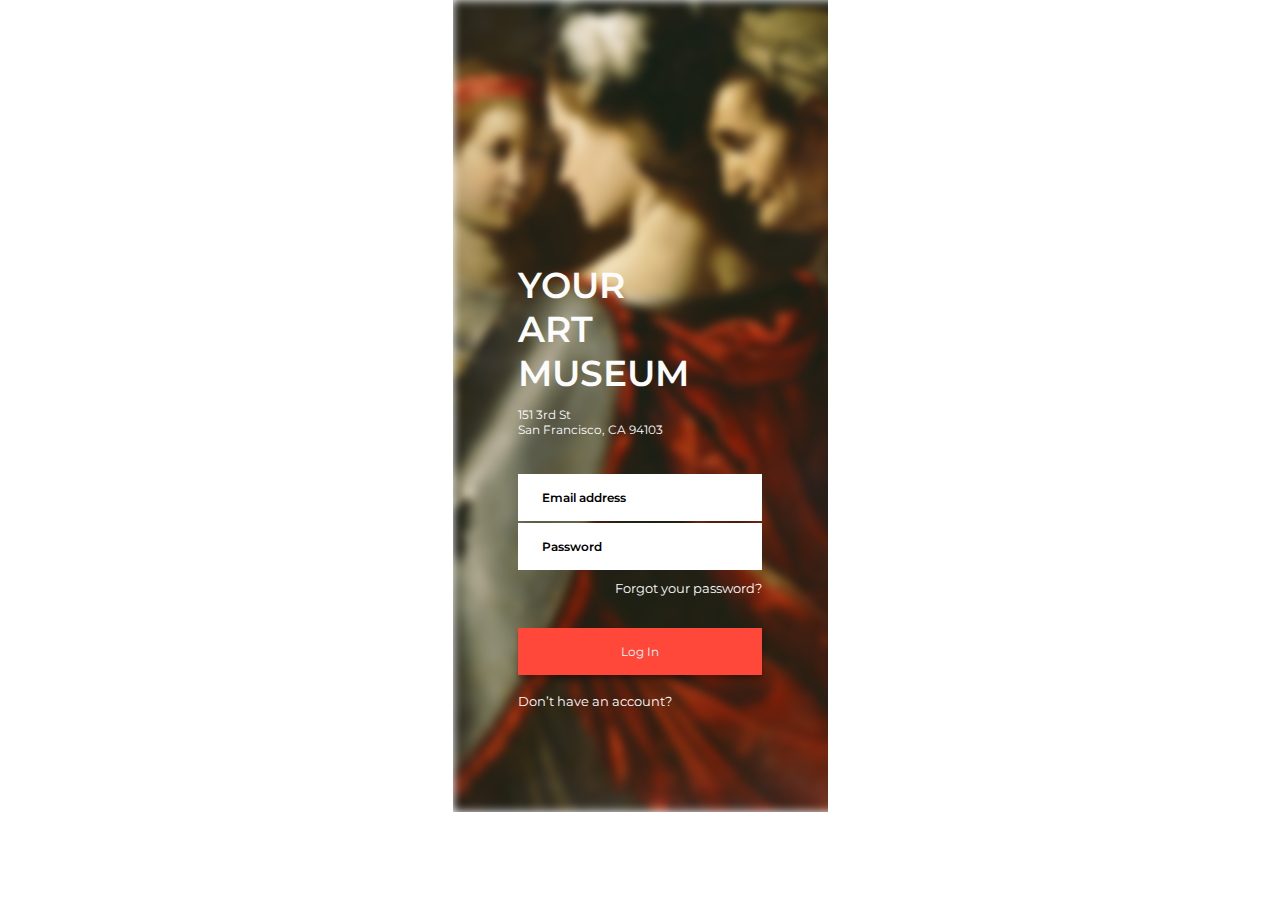
<file: index.html>
<!DOCTYPE html>
<html lang="en">
<head>
    <meta charset="UTF-8">
    <meta http-equiv="X-UA-Compatible" content="IE=edge">
    <meta name="viewport" content="width=device-width, initial-scale=1.0">
    <title>Sam E-Commerce</title>
    <link rel="stylesheet" href="style.css">
</head>
<body>
    <div class="homepage-wrapper">
        <header>
        </header>
        <main class="homepage">
            <header>
                <h1>YOUR <br> ART <br> MUSEUM</h1>
                <p>151 3rd St <br>San Francisco, CA 94103</p>
            </header>
        
            <form action="">
                <input type="email" name="" id="" placeholder="Email address">
                <input type="password" name="" id="" placeholder="Password">
                <small>Forgot your password?</small>
                <input type="submit" value="Log In">
                <small>Don’t have an account?</small>
            </form>
        </main>
    </div>
</body>
</html>
</file>
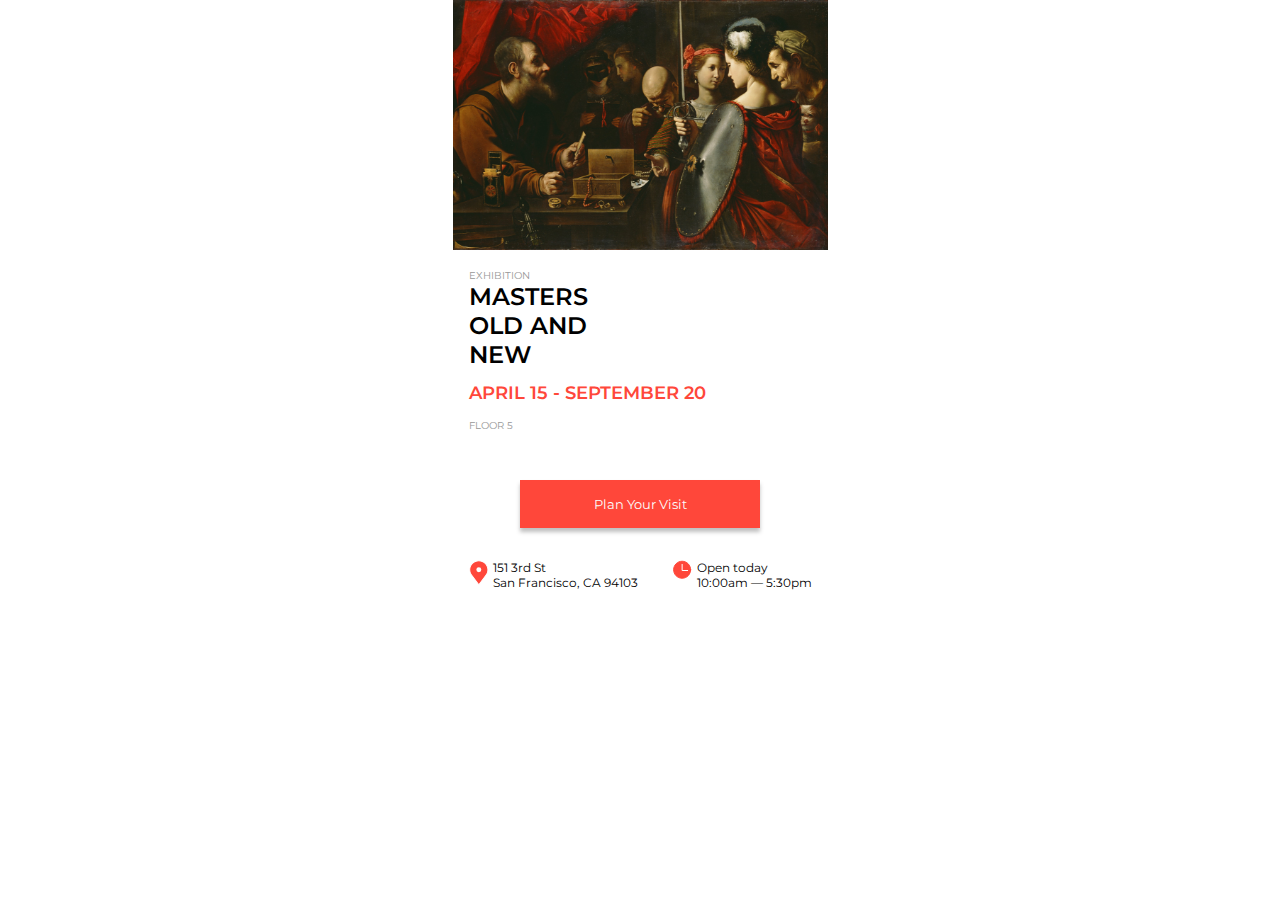
<file: exhibition.html>
<!DOCTYPE html>
<html lang="en">
<head>
    <meta charset="UTF-8">
    <meta http-equiv="X-UA-Compatible" content="IE=edge">
    <meta name="viewport" content="width=device-width, initial-scale=1.0">
    <title>Exhibition</title>
    <link rel="stylesheet" href="style.css">
</head>
<body>
    <header>
    </header>
    
    <div class="exhibition-header"><img src="img/Image.svg" alt=""></div>

    <main class="exhibition">
        <header>
            <small>EXHIBITION</small>
            <h1>MASTERS <br>OLD AND <br>NEW</h1>
            <h3>APRIL 15 - SEPTEMBER 20</h3>
            <small>FLOOR 5</small>
        </header>
    
        <form action="">
            <input type="submit" value="Plan Your Visit">
        </form>

        <div class="exhibition-footer">
            <div>
                <div class="exhibit-img one"><img src="img/location.svg" alt=""></div>
                <p>151 3rd St <br>San Francisco, CA 94103</p>
            </div>

            <div>
                <div class="exhibit-img two"><img src="img/clock.svg" alt=""></div>
                <p>Open today <br>10:00am — 5:30pm</p>
            </div>
        </div>
    </main>
</body>
</html>
</file>
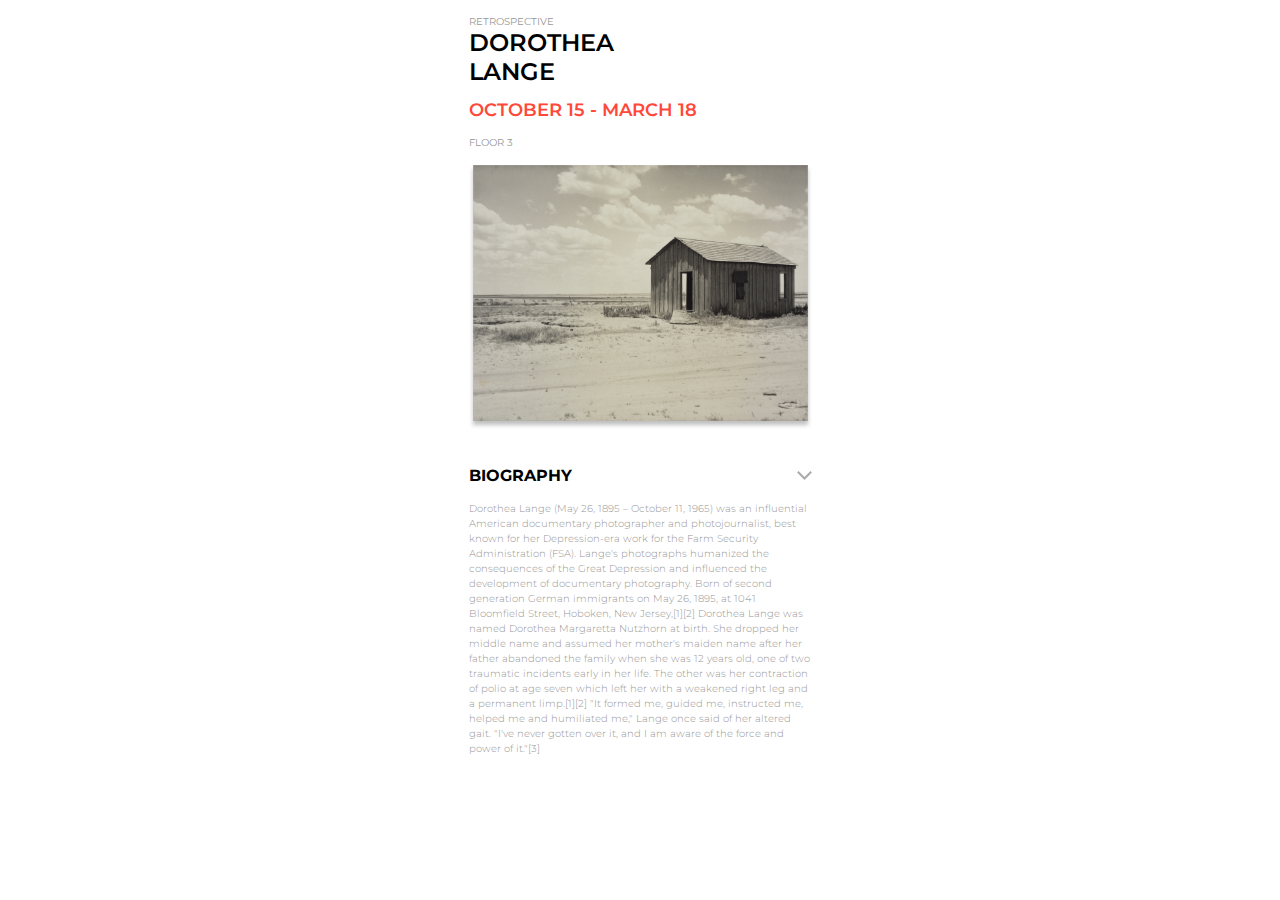
<file: preview.html>
<!DOCTYPE html>
<html lang="en">
<head>
    <meta charset="UTF-8">
    <meta http-equiv="X-UA-Compatible" content="IE=edge">
    <meta name="viewport" content="width=device-width, initial-scale=1.0">
    <title>Exhibition</title>
    <link rel="stylesheet" href="style.css">
</head>
<body>
    <header>
    </header>

    <main class="exhibition preview">
        <header>
            <small>RETROSPECTIVE</small>
            <h1>DOROTHEA <br>LANGE</h1>
            <h3>OCTOBER 15 - MARCH 18</h3>
            <small>FLOOR 3</small>
        </header>
    
        <div class="exhibition-header preview-header"><img src="img/slide1.svg" alt=""></div>

        <div class="exhibition-footer preview-footer">
            
            <h4>BIOGRAPHY</h4>
            <div class="exhibit-img two"><img src="img/Drop-down chevron.svg" alt=""></div>
        </div>

        <div>
            <p>Dorothea Lange (May 26, 1895 – October 11, 1965) was an influential American 
                documentary photographer and photojournalist, best known for her Depression-era 
                work for the Farm Security Administration (FSA). Lange's photographs humanized the 
                consequences of the Great Depression and influenced the development of documentary photography.
                Born of second generation German immigrants on May 26, 1895, at 1041 Bloomfield Street, Hoboken, 
                New Jersey,[1][2] Dorothea Lange was named Dorothea Margaretta Nutzhorn at birth. 
                She dropped her middle name and assumed her mother's maiden name after her father abandoned 
                the family when she was 12 years old, one of two traumatic incidents early in her life. 
                The other was her contraction of polio at age seven which left her with a weakened right leg 
                and a permanent limp.[1][2] "It formed me, guided me, instructed me, helped me and humiliated me," 
                Lange once said of her altered gait. "I've never gotten over it, and I am aware of the force and 
                power of it."[3]</p>
        </div>
    </main>
</body>
</html>
</file>
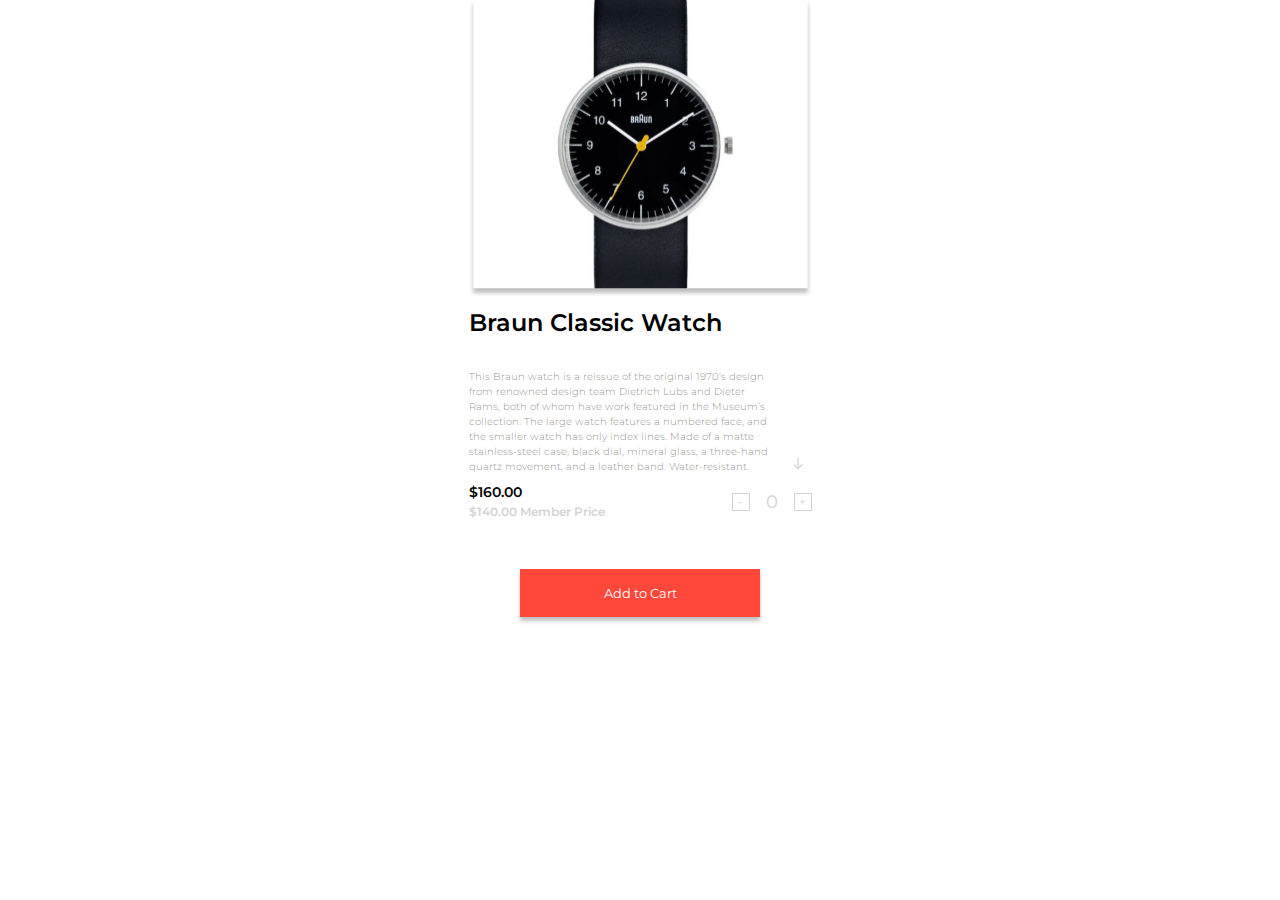
<file: shop.html>
<!DOCTYPE html>
<html lang="en">
<head>
    <meta charset="UTF-8">
    <meta http-equiv="X-UA-Compatible" content="IE=edge">
    <meta name="viewport" content="width=device-width, initial-scale=1.0">
    <title>Exhibition</title>
    <link rel="stylesheet" href="style.css">
</head>
<body>
    <header>
    </header>

    <main class="shop">    
        <div class="shop-img"><img src="img/watch.svg" alt=""></div>

        <div class="shop-title"><h1>Braun Classic Watch</h1></div>

        <div class="shop-desc">
            <p>This Braun watch is a reissue of the original 1970's design from 
                renowned design team Dietrich Lubs and Dieter Rams, both of whom 
                have work featured in the Museum’s collection. The large watch 
                features a numbered face, and the smaller watch has only index 
                lines. Made of a matte stainless-steel case, black dial, mineral 
                glass, a three-hand quartz movement, and a leather band. 
                Water-resistant.</p>
            <div class="shop-arrow"><img src="img/arrow-down.svg" alt=""></div>
        </div>

        <section class="shop-price-sec">
            <div class="shop-price">
                <div>
                    <h3>$160.00</h3>
                    <h4>$140.00 Member Price</h4>
                </div>
                <div class="counter-group">
                    <div class="counter">
                        <p>-</p>
                    </div>
                    <p>0</p>
                    <div class="counter">
                        <p>+</p>
                    </div>
                </div>
            </div>

            <button>Add to Cart</button>
        </section>

        
    </main>
</body>
</html>
</file>
<file: style.css>
@import url('https://fonts.googleapis.com/css2?family=Montserrat:ital,wght@0,100;0,200;0,300;0,400;0,500;0,600;0,700;0,800;0,900;1,100;1,200;1,300;1,400;1,500;1,600;1,700;1,800;1,900&display=swap');

*, *::after, *::before {
    padding: 0;
    margin: 0;
    box-sizing: border-box;
    font-family: 'Montserrat', sans-serif;
}

body {
    max-width: 375px;
    width: 100%;
    height: 812px;
    margin: 0 auto;
}

.homepage-wrapper {
    height: 100%;
    background: url(img/Background\ Image.svg);
    background-size: cover;
    object-fit: fill;
    background-repeat: no-repeat;
}

.homepage {
    width: 100%;
}

.homepage-wrapper form,
.homepage header {
    width: 65%;
    margin: 0 auto;
}

.homepage header {
    padding: 70% 0 10%;
}

.homepage header h1 {
    font-size: 36px;
    font-weight: 600;
    line-height: 44px;
    letter-spacing: 0em;
    text-align: left;
    color: #FCFCFC;
    margin-bottom: 5%;
}

.homepage header p {
    font-size: 12px;
    font-weight: 400;
    line-height: 15px;
    letter-spacing: 0em;
    text-align: left;
    color:#FCFCFC;
}

.homepage input[type=submit] {
    background: #FF473A;
    mix-blend-mode: normal;
    box-shadow: 0px 4px 4px rgba(0, 0, 0, 0.25);
    color: #FCFCFC;
    text-align: center;
}

.homepage input {
    color: #000000;
    text-align: left;
}

::-webkit-input-placeholder {
    color: #000000;
    font-weight: 600;
}

.homepage input,
.homepage input[type=submit] {
    width: 100%;
    padding: 1rem 1.5rem;
    margin-bottom: 0.12rem;
    font-size: 12px;
    font-weight: 400;
    line-height: 15px;
    letter-spacing: 0em;
    border: none;
    outline: none;
}

.homepage small {
    color: #FCFCFC;
}

.homepage form small:first-of-type {
    display: block;
    text-align: right;
    margin: 0.5rem 0 2rem
}

.homepage form small:last-of-type {
    display: block;
    margin-top: 1rem;
}

/* Exhibition Page */

.exhibition,
.shop
 {
    margin: 0 1rem;
}
.exhibition header small {
    font-size: 10px;
    font-weight: 400;
    line-height: 12px;
    letter-spacing: 0em;
    text-align: left;
    color: #979797;
    display: block;
    margin-top: 1rem;
}

.exhibition header h1,
.shop h1 {
    font-size: 24px;
    font-weight: 600;
    line-height: 29px;
    letter-spacing: 0em;
    text-align: left;
    color: #000000;
}

.exhibition header h3 {
    font-size: 18px;
    font-weight: 600;
    line-height: 22px;
    letter-spacing: 0em;
    text-align: left;
    color: #FF473A;
    margin-top: 0.8rem;
}

.exhibition form {
    display: flex;
    justify-content: center;
}

.exhibition input[type=submit],
.shop button {
    background: #FF473A;
    mix-blend-mode: normal;
    box-shadow: 0px 4px 4px rgba(0, 0, 0, 0.25);
    color: #FCFCFC;
    text-align: center;
    outline: none;
    border: none;
    padding: 1rem 1.5rem;
    width: 70%;
    margin-top: 3rem;
}

.exhibition-footer {
    display: flex;
    justify-content: space-between;
    margin: 2rem 0;
}

.exhibition-footer > div {
    display: flex;
    justify-content: space-between;
    gap: 0.3rem;
}

.exhibition-footer .exhibition-img.one {
    width: 18px;
    height: 24px;
}

.exhibition-footer .exhibition-img.two {
    width: 18px;
    height: 18px;
}

.exhibition-footer p {
    font-size: 12px;
    font-weight: 400;
    line-height: 15px;
    letter-spacing: 0em;
    text-align: left;
}

/* Exhibition Preview */
.preview-footer img,
.preview-header img,
.shop img {
    width: 100%;
}

.preview-header img {
    margin-top: 1rem;
}

.preview p,
.shop .shop-desc p {
    color: #979797;
    font-size: 10px;
    font-weight: 300;
    line-height: 15px;
    letter-spacing: 0em;
    text-align: left;
}

.preview-footer {
    margin: 2rem 0 1rem;
}

/* Shop */
.shop h1 {
    margin: 0.5rem 0 1rem;
}

.shop .shop-desc {
    display: flex;
    gap: 1rem;
    align-items: flex-end;
}

.shop .shop-desc p {
    margin: 1rem 0 0.5rem;
    flex-basis: 90%;
}

.shop .shop-desc .shop-arrow {
    flex-basis: 5%;
    margin-bottom: 0.5rem;
}

.shop .shop-desc .shop-arrow img {
    width: 10px;
}

.shop-price {
    display: flex;
    justify-content: space-between;
    width: 100%;
}

.shop .shop-price h3 {
    font-weight: 600;
    font-size: 14px;
    line-height: 21px;
    color: #050505;
}

.shop .shop-price h4 {
    font-weight: 600;
    font-size: 12px;
    line-height: 18.29px;
    color: #d4d4d4
}

.shop .counter-group {
    display: flex;
    align-items: center;
    gap: 1rem;
    font-size: 18px;
}

.shop .counter-group .counter {
    border: thin solid #d4d4d4;
    color: #d4d4d4;
    width: 18px;
    height: 18px;
    cursor: pointer;
}

.shop .counter-group .counter p {
    font-size: 12px;
}

.shop .counter-group p {
    color:#d4d4d4;
    text-align: center;
    font-size: 18px;
}

.shop-price-sec {
    display: flex;
    flex-direction: column;
    align-items: center;
}
</file>
